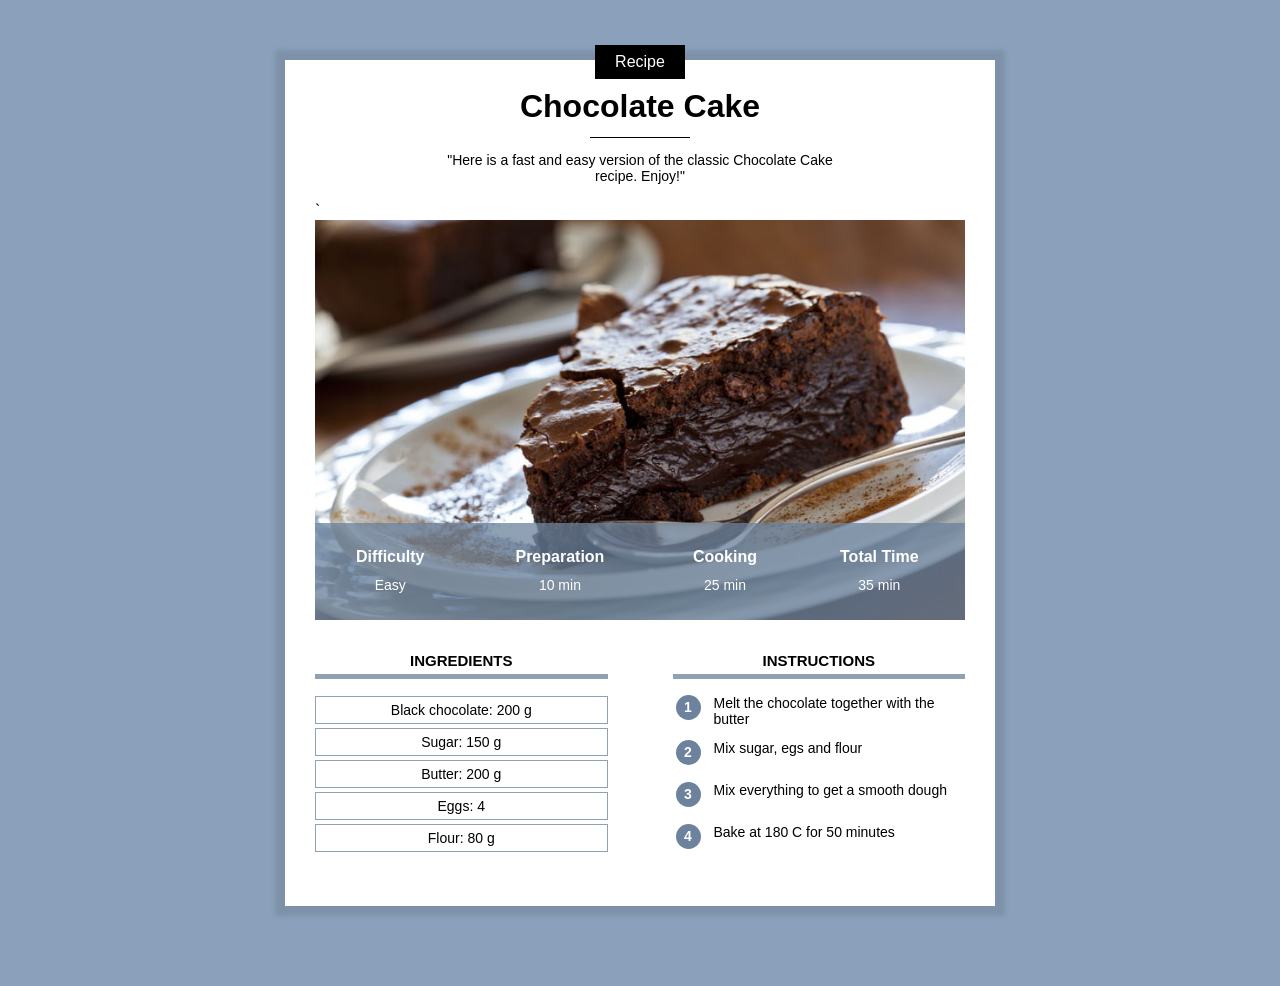
<file: index.html>
<!DOCTYPE html>

<html lang="en">

<head>
    <title>Chocolate Cake Recipe with CSS</title>
    <meta charset="UTF-8">
    <meta name="viewport" content="width=device-width, initial-scale=1.0">
    <link rel="stylesheet" href="recipe.css" </head>

<body>
    <div class="content">

        <div class="center category">
            <p class="category">Recipe</p>
        </div>

        <h1>Chocolate Cake</h1>

        <div class="separator"></div>

        <div class="center">
            <p class="description">"Here is a fast and easy version of the classic Chocolate Cake recipe. Enjoy!"</b>
            </p>
        </div>
`
        
        <div class="info">
            <img class="center info" src="cake.jpg">

            <table class="info">
                <tr>
                    <th>Difficulty</th>
                    <th>Preparation</th>
                    <th>Cooking</th>
                    <th>Total Time</th>
                </tr>
                <tr>
                    <td>Easy</td>
                    <td>10 min</td>
                    <td>25 min</td>
                    <td>35 min</td>
                </tr>
            </table>
        </div>
        <!-- the following div doesn't need a class as it is only created to create an extra box for the 2 columns, that can react to the overflow properly. -->
        <div>
        <div class="col1 col">
            <h2>Ingredients</h2>
            <div class="ingredients">
                <p>Black chocolate: 200 g</p>
                <p>Sugar: 150 g</p>
                <p>Butter: 200 g</p>
                <p>Eggs: 4</p>
                <p>Flour: 80 g</p>
            </div>
        </div>

            <div class="col2 col">
                <h2>Instructions</h2>
                <table class="instructions">
                    <tr><td><p class="number">1</p></td class= ><td class="instruction_step">Melt the chocolate together with the butter</td></tr>
                    <tr><td><p class="number">2</p></td class= ><td class="instruction_step">Mix sugar, egs and flour</td></tr>
                    <tr><td><p class="number">3</p></td class= ><td class="instruction_step">Mix everything to get a smooth dough</td></tr>
                    <tr><td><p class="number">4</p></td class= ><td class="instruction_step">Bake at 180 C for 50 minutes</td></tr>
                </table>
            </div>
        </div>
    </div> 

    
</body>

</html>
</file>
<file: recipe.css>
* {
    overflow: auto;
}

body {
    background-color: #8BA1BB;
    font-family: Arial;
    margin: 0;
}

div.content {
    background-color: white;
    margin: 40px 8px 40px 8px;
    padding: 0px 8px 20px 8px;
    /* min-width: 350px; */
    box-shadow: 0px 0px 5px 10px rgba(0, 0, 0, 0.1);
    overflow: visible;
}

h1 {
    text-align: center;
    margin-top: 5px;
    margin-bottom: 12px;
}

p.description {
    text-align: center;
    max-width: 400px;
    display: inline-block;
    font-size: 14px;
}

.center {
    text-align: center;
    width: 100%;
}

div.category {
    margin-bottom: 0px;
    margin-top: 0px;
    overflow: visible;
}

p.category {
    background-color: black;
    color: white;
    display: inline-block;
    margin-top: -15px;
    margin-bottom: 0px;
    padding: 8px 20px;
    font-size: 16px;
}

div.separator {
    height: 1px;
    width: 100px;
    background-color: black;
    margin-left: auto;
    margin-right: auto;
}

div.info {
    position: relative;
}

img.info {
    display: block;
    max-height: 400px;
    object-fit: cover;
    /*if the image isn't available or takes too long to load,the next 2 lines make sure the page is not pushed together but there is a lightgrey area of 200px filling in where the image is supposed to be*/
    min-height: 200px;
    background-color: lightgray;
}

table.info {
    position: absolute;
    bottom: 0;
    width: 100%;
    color: white;
    background-color: #6C829Dc0;
    height: 50px;
}

table.info td {
    text-align: center;
    vertical-align: top;
    font-size: 12px;
   
}

table.info th {
    vertical-align: bottom;
    padding-bottom: 8px;
    font-size: 14px;
 
}



div.col {
    width: 100%;
    margin-top: 20px
}

div.col h2 {
    text-align: center;
    text-transform: uppercase;
    font-size: 15px;
    border-bottom: 5px solid #6C829Dc0;
    padding-bottom: 5px;
}


div.ingredients p {
    border: 1px solid #6C829Dc0;
    padding: 5px 0;
    text-align: center;
    font-size: 14px;
    margin-top: 4px;
    margin-bottom: 0px;
}

table.instructions p.number {
    background-color: #6C829D;
    color: white;
    font-size: 14px;
    font-weight: bold;
    width: 25px;
    height: 25px;
    text-align: center;
    padding-top: 4px;
    box-sizing: border-box;
    border-radius: 50%;
    margin: 0;
}

table.instructions td.instruction_step{
    font-size: 14px;
    padding-left: 10px;
    padding-bottom: 10px;
}

table.instructions td{
    vertical-align: top;
}

table.instructions tr{
    height: 40px;       /*there is no min-height inside tables, but this works the same*/
    }

div.col1 {
    display: inline-block;
    /* margin-right: 10%; */
    margin-bottom: 20px;
    }

div.col2 {
    /* float: right; */
    overflow: auto;
}

/*@media only screen and(max-width: 768px)  
max-width is used for mobile devices, min-width for desktop*/ 
/*whatever is different needs to be defined again, everything else
can be deleted from copied code*/

/*This is the desktop version, above is the mobile version*/
@media only screen and (min-width: 768px) {
    div.content {
        margin: 60px 10% 80px 10%;
        padding: 0px 30px 30px 30px;
        min-width: 350px;
        }

    table.info {
        height: 80px;
        }

    table.info td {
        height: 40px;
        font-size: 14px;
        }

    table.info th {
        height: 40px;
        font-size: 16px;
        } 

    div.col {
        width: 45%;
        }

    div.col1 {
        margin-right: 10%;
        }

    div.col2 {
        float: right;
        }
}

/*Very large screen: */
@media only screen and (min-width: 900px) {
    div.content {
        margin-left: auto;
        margin-right: auto;
        width: 650px;
        }
}
</file>
